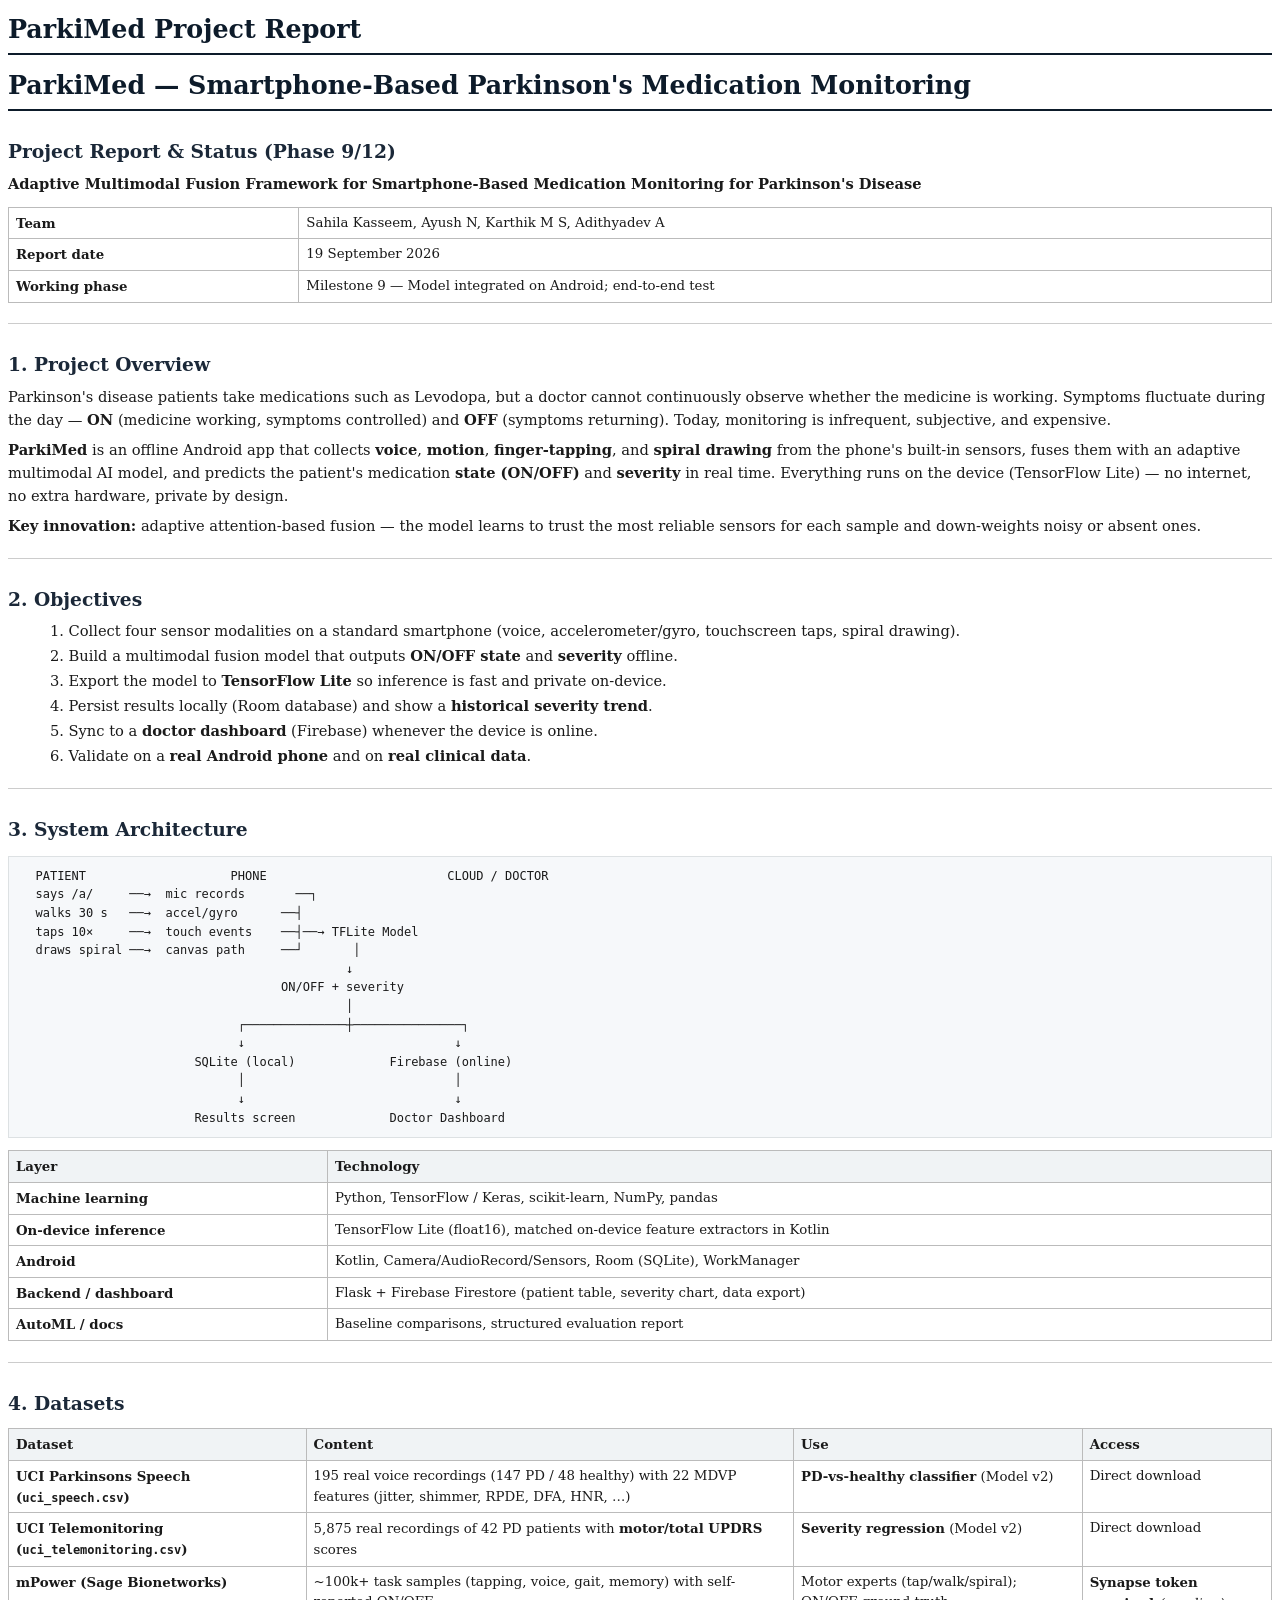
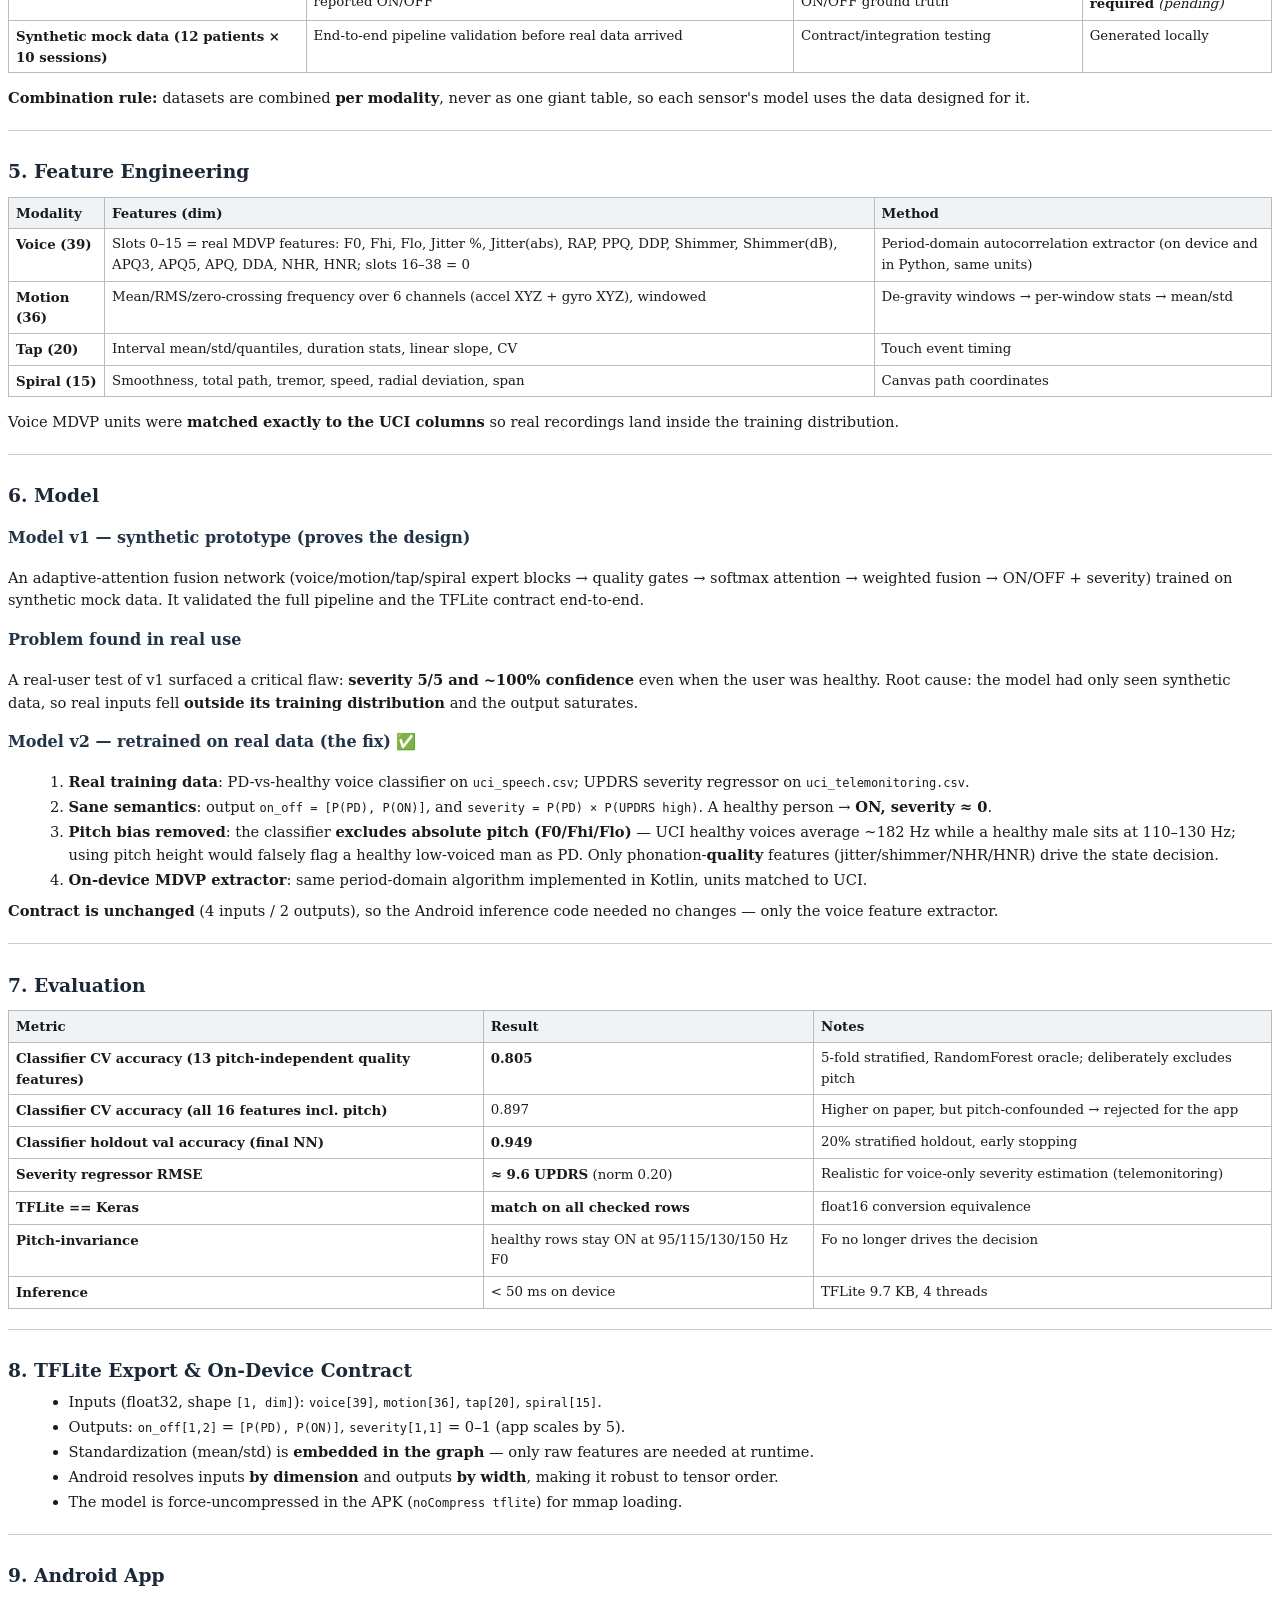
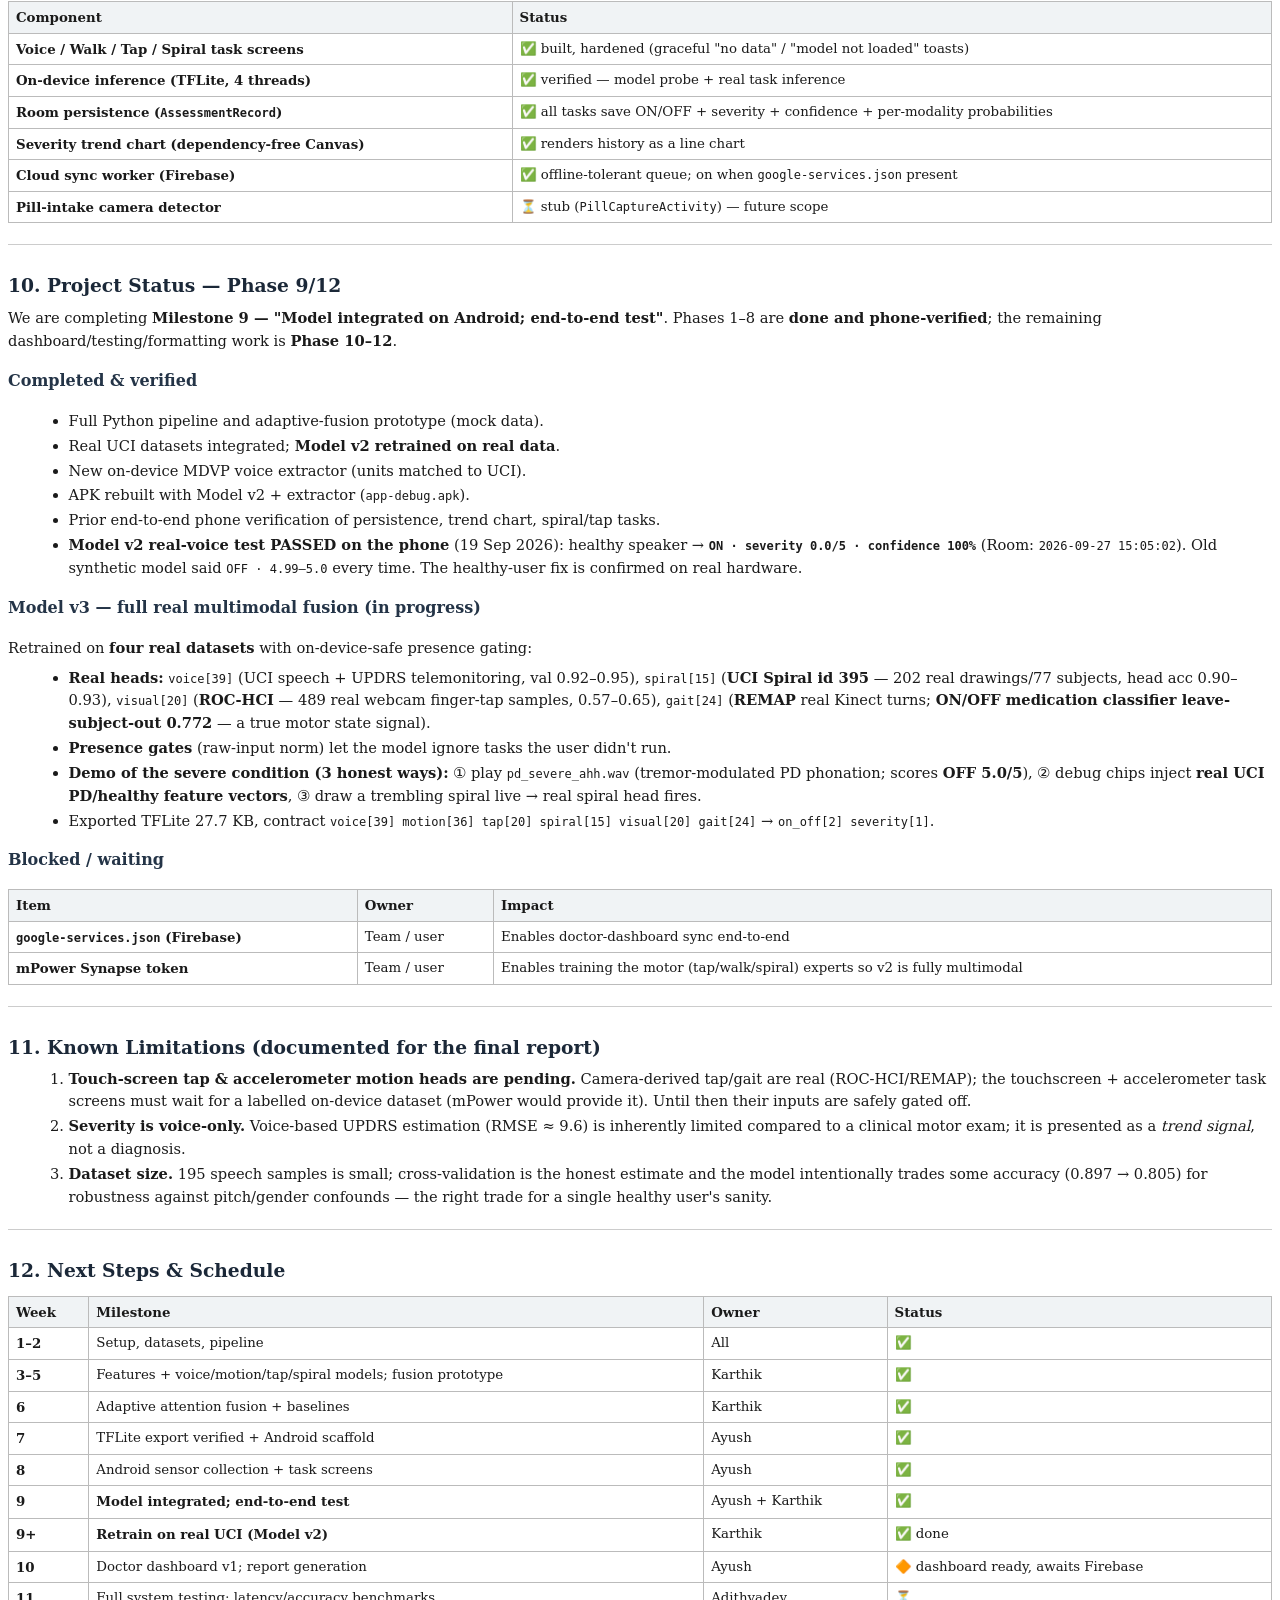
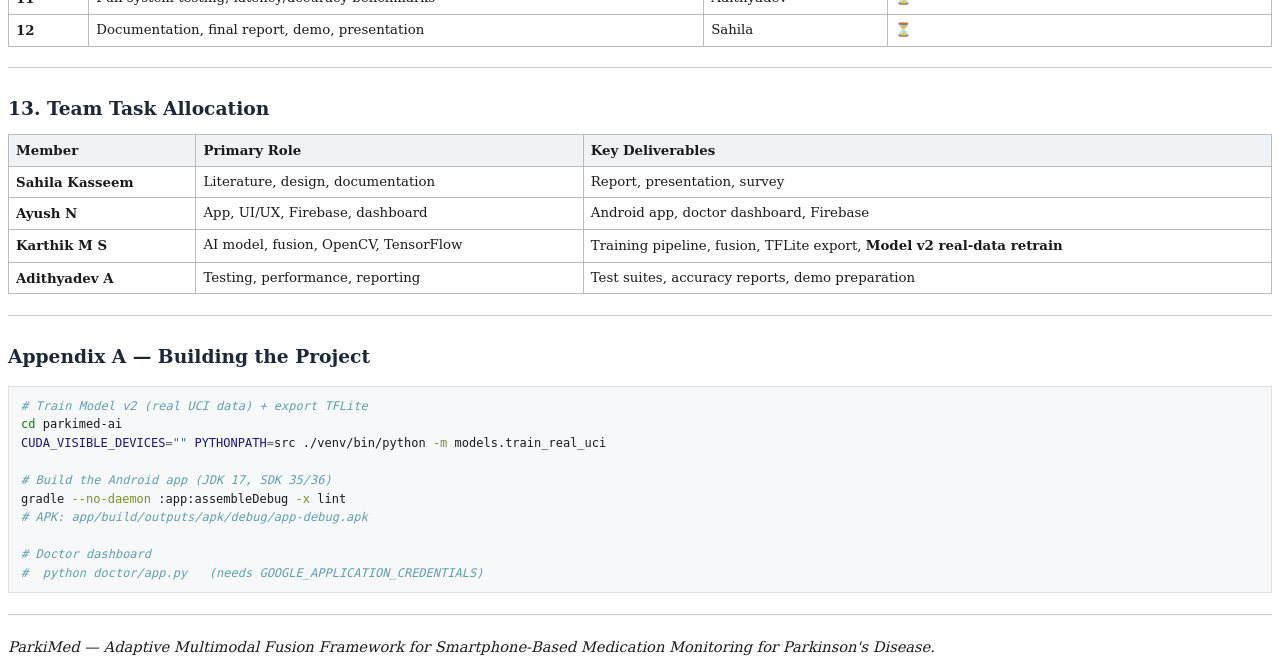
<file: reports/report_body.html>
<!DOCTYPE html>
<html xmlns="http://www.w3.org/1999/xhtml" lang="" xml:lang="">
<head>
  <meta charset="utf-8" />
  <meta name="generator" content="pandoc" />
  <meta name="viewport" content="width=device-width, initial-scale=1.0, user-scalable=yes" />
  <title>ParkiMed Project Report</title>
  <style>
    code{white-space: pre-wrap;}
    span.smallcaps{font-variant: small-caps;}
    div.columns{display: flex; gap: min(4vw, 1.5em);}
    div.column{flex: auto; overflow-x: auto;}
    div.hanging-indent{margin-left: 1.5em; text-indent: -1.5em;}
    /* The extra [class] is a hack that increases specificity enough to
       override a similar rule in reveal.js */
    ul.task-list[class]{list-style: none;}
    ul.task-list li input[type="checkbox"] {
      font-size: inherit;
      width: 0.8em;
      margin: 0 0.8em 0.2em -1.6em;
      vertical-align: middle;
    }
    .display.math{display: block; text-align: center; margin: 0.5rem auto;}
    /* CSS for syntax highlighting */
    pre > code.sourceCode { white-space: pre; position: relative; }
    pre > code.sourceCode > span { line-height: 1.25; }
    pre > code.sourceCode > span:empty { height: 1.2em; }
    .sourceCode { overflow: visible; }
    code.sourceCode > span { color: inherit; text-decoration: inherit; }
    div.sourceCode { margin: 1em 0; }
    pre.sourceCode { margin: 0; }
    @media screen {
    div.sourceCode { overflow: auto; }
    }
    @media print {
    pre > code.sourceCode { white-space: pre-wrap; }
    pre > code.sourceCode > span { display: inline-block; text-indent: -5em; padding-left: 5em; }
    }
    pre.numberSource code
      { counter-reset: source-line 0; }
    pre.numberSource code > span
      { position: relative; left: -4em; counter-increment: source-line; }
    pre.numberSource code > span > a:first-child::before
      { content: counter(source-line);
        position: relative; left: -1em; text-align: right; vertical-align: baseline;
        border: none; display: inline-block;
        -webkit-touch-callout: none; -webkit-user-select: none;
        -khtml-user-select: none; -moz-user-select: none;
        -ms-user-select: none; user-select: none;
        padding: 0 4px; width: 4em;
        color: #aaaaaa;
      }
    pre.numberSource { margin-left: 3em; border-left: 1px solid #aaaaaa;  padding-left: 4px; }
    div.sourceCode
      {   }
    @media screen {
    pre > code.sourceCode > span > a:first-child::before { text-decoration: underline; }
    }
    code span.al { color: #ff0000; font-weight: bold; } /* Alert */
    code span.an { color: #60a0b0; font-weight: bold; font-style: italic; } /* Annotation */
    code span.at { color: #7d9029; } /* Attribute */
    code span.bn { color: #40a070; } /* BaseN */
    code span.bu { color: #008000; } /* BuiltIn */
    code span.cf { color: #007020; font-weight: bold; } /* ControlFlow */
    code span.ch { color: #4070a0; } /* Char */
    code span.cn { color: #880000; } /* Constant */
    code span.co { color: #60a0b0; font-style: italic; } /* Comment */
    code span.cv { color: #60a0b0; font-weight: bold; font-style: italic; } /* CommentVar */
    code span.do { color: #ba2121; font-style: italic; } /* Documentation */
    code span.dt { color: #902000; } /* DataType */
    code span.dv { color: #40a070; } /* DecVal */
    code span.er { color: #ff0000; font-weight: bold; } /* Error */
    code span.ex { } /* Extension */
    code span.fl { color: #40a070; } /* Float */
    code span.fu { color: #06287e; } /* Function */
    code span.im { color: #008000; font-weight: bold; } /* Import */
    code span.in { color: #60a0b0; font-weight: bold; font-style: italic; } /* Information */
    code span.kw { color: #007020; font-weight: bold; } /* Keyword */
    code span.op { color: #666666; } /* Operator */
    code span.ot { color: #007020; } /* Other */
    code span.pp { color: #bc7a00; } /* Preprocessor */
    code span.sc { color: #4070a0; } /* SpecialChar */
    code span.ss { color: #bb6688; } /* SpecialString */
    code span.st { color: #4070a0; } /* String */
    code span.va { color: #19177c; } /* Variable */
    code span.vs { color: #4070a0; } /* VerbatimString */
    code span.wa { color: #60a0b0; font-weight: bold; font-style: italic; } /* Warning */
  </style>
  <link rel="stylesheet" href="report.css" />
</head>
<body>
<header id="title-block-header">
<h1 class="title">ParkiMed Project Report</h1>
</header>
<h1
id="parkimed--smartphone-based-parkinsons-medication-monitoring">ParkiMed
— Smartphone-Based Parkinson's Medication Monitoring</h1>
<h2 id="project-report--status-phase-912">Project Report &amp; Status
(Phase 9/12)</h2>
<p><strong>Adaptive Multimodal Fusion Framework for Smartphone-Based
Medication Monitoring for Parkinson's Disease</strong></p>
<table>
<tbody>
<tr class="odd">
<td><strong>Team</strong></td>
<td>Sahila Kasseem, Ayush N, Karthik M S, Adithyadev A</td>
</tr>
<tr class="even">
<td><strong>Report date</strong></td>
<td>19 September 2026</td>
</tr>
<tr class="odd">
<td><strong>Working phase</strong></td>
<td>Milestone 9 — Model integrated on Android; end-to-end test</td>
</tr>
</tbody>
</table>
<hr />
<h2 id="1-project-overview">1. Project Overview</h2>
<p>Parkinson's disease patients take medications such as Levodopa, but a
doctor cannot continuously observe whether the medicine is working.
Symptoms fluctuate during the day — <strong>ON</strong> (medicine
working, symptoms controlled) and <strong>OFF</strong> (symptoms
returning). Today, monitoring is infrequent, subjective, and
expensive.</p>
<p><strong>ParkiMed</strong> is an offline Android app that collects
<strong>voice</strong>, <strong>motion</strong>,
<strong>finger-tapping</strong>, and <strong>spiral drawing</strong>
from the phone's built-in sensors, fuses them with an adaptive
multimodal AI model, and predicts the patient's medication <strong>state
(ON/OFF)</strong> and <strong>severity</strong> in real time. Everything
runs on the device (TensorFlow Lite) — no internet, no extra hardware,
private by design.</p>
<p><strong>Key innovation:</strong> adaptive attention-based fusion —
the model learns to trust the most reliable sensors for each sample and
down-weights noisy or absent ones.</p>
<hr />
<h2 id="2-objectives">2. Objectives</h2>
<ol type="1">
<li>Collect four sensor modalities on a standard smartphone (voice,
accelerometer/gyro, touchscreen taps, spiral drawing).</li>
<li>Build a multimodal fusion model that outputs <strong>ON/OFF
state</strong> and <strong>severity</strong> offline.</li>
<li>Export the model to <strong>TensorFlow Lite</strong> so inference is
fast and private on-device.</li>
<li>Persist results locally (Room database) and show a
<strong>historical severity trend</strong>.</li>
<li>Sync to a <strong>doctor dashboard</strong> (Firebase) whenever the
device is online.</li>
<li>Validate on a <strong>real Android phone</strong> and on
<strong>real clinical data</strong>.</li>
</ol>
<hr />
<h2 id="3-system-architecture">3. System Architecture</h2>
<pre><code>  PATIENT                    PHONE                         CLOUD / DOCTOR
  says /a/     ──→  mic records       ──┐
  walks 30 s   ──→  accel/gyro      ──┤
  taps 10×     ──→  touch events    ──┤──→ TFLite Model
  draws spiral ──→  canvas path     ──┘       │
                                             ↓
                                    ON/OFF + severity
                                             │
                              ┌──────────────┼───────────────┐
                              ↓                             ↓
                        SQLite (local)             Firebase (online)
                              │                             │
                              ↓                             ↓
                        Results screen             Doctor Dashboard</code></pre>
<table>
<thead>
<tr class="header">
<th>Layer</th>
<th>Technology</th>
</tr>
</thead>
<tbody>
<tr class="odd">
<td>Machine learning</td>
<td>Python, TensorFlow / Keras, scikit-learn, NumPy, pandas</td>
</tr>
<tr class="even">
<td>On-device inference</td>
<td>TensorFlow Lite (float16), matched on-device feature extractors in
Kotlin</td>
</tr>
<tr class="odd">
<td>Android</td>
<td>Kotlin, Camera/AudioRecord/Sensors, Room (SQLite), WorkManager</td>
</tr>
<tr class="even">
<td>Backend / dashboard</td>
<td>Flask + Firebase Firestore (patient table, severity chart, data
export)</td>
</tr>
<tr class="odd">
<td>AutoML / docs</td>
<td>Baseline comparisons, structured evaluation report</td>
</tr>
</tbody>
</table>
<hr />
<h2 id="4-datasets">4. Datasets</h2>
<table>
<thead>
<tr class="header">
<th>Dataset</th>
<th>Content</th>
<th>Use</th>
<th>Access</th>
</tr>
</thead>
<tbody>
<tr class="odd">
<td><strong>UCI Parkinsons Speech</strong>
(<code>uci_speech.csv</code>)</td>
<td>195 real voice recordings (147 PD / 48 healthy) with 22 MDVP
features (jitter, shimmer, RPDE, DFA, HNR, …)</td>
<td><strong>PD-vs-healthy classifier</strong> (Model v2)</td>
<td>Direct download</td>
</tr>
<tr class="even">
<td><strong>UCI Telemonitoring</strong>
(<code>uci_telemonitoring.csv</code>)</td>
<td>5,875 real recordings of 42 PD patients with <strong>motor/total
UPDRS</strong> scores</td>
<td><strong>Severity regression</strong> (Model v2)</td>
<td>Direct download</td>
</tr>
<tr class="odd">
<td><strong>mPower (Sage Bionetworks)</strong></td>
<td>~100k+ task samples (tapping, voice, gait, memory) with
self-reported ON/OFF</td>
<td>Motor experts (tap/walk/spiral); ON/OFF ground truth</td>
<td><strong>Synapse token required</strong> <em>(pending)</em></td>
</tr>
<tr class="even">
<td>Synthetic mock data (12 patients × 10 sessions)</td>
<td>End-to-end pipeline validation before real data arrived</td>
<td>Contract/integration testing</td>
<td>Generated locally</td>
</tr>
</tbody>
</table>
<p><strong>Combination rule:</strong> datasets are combined <strong>per
modality</strong>, never as one giant table, so each sensor's model uses
the data designed for it.</p>
<hr />
<h2 id="5-feature-engineering">5. Feature Engineering</h2>
<table>
<thead>
<tr class="header">
<th>Modality</th>
<th>Features (dim)</th>
<th>Method</th>
</tr>
</thead>
<tbody>
<tr class="odd">
<td><strong>Voice</strong> (39)</td>
<td>Slots 0–15 = real MDVP features: F0, Fhi, Flo, Jitter %,
Jitter(abs), RAP, PPQ, DDP, Shimmer, Shimmer(dB), APQ3, APQ5, APQ, DDA,
NHR, HNR; slots 16–38 = 0</td>
<td>Period-domain autocorrelation extractor (on device and in Python,
same units)</td>
</tr>
<tr class="even">
<td><strong>Motion</strong> (36)</td>
<td>Mean/RMS/zero-crossing frequency over 6 channels (accel XYZ + gyro
XYZ), windowed</td>
<td>De-gravity windows → per-window stats → mean/std</td>
</tr>
<tr class="odd">
<td><strong>Tap</strong> (20)</td>
<td>Interval mean/std/quantiles, duration stats, linear slope, CV</td>
<td>Touch event timing</td>
</tr>
<tr class="even">
<td><strong>Spiral</strong> (15)</td>
<td>Smoothness, total path, tremor, speed, radial deviation, span</td>
<td>Canvas path coordinates</td>
</tr>
</tbody>
</table>
<p>Voice MDVP units were <strong>matched exactly to the UCI
columns</strong> so real recordings land inside the training
distribution.</p>
<hr />
<h2 id="6-model">6. Model</h2>
<h3 id="model-v1--synthetic-prototype-proves-the-design">Model v1 —
synthetic prototype (proves the design)</h3>
<p>An adaptive-attention fusion network (voice/motion/tap/spiral expert
blocks → quality gates → softmax attention → weighted fusion → ON/OFF +
severity) trained on synthetic mock data. It validated the full pipeline
and the TFLite contract end-to-end.</p>
<h3 id="problem-found-in-real-use">Problem found in real use</h3>
<p>A real-user test of v1 surfaced a critical flaw: <strong>severity 5/5
and ~100% confidence</strong> even when the user was healthy. Root
cause: the model had only seen synthetic data, so real inputs fell
<strong>outside its training distribution</strong> and the output
saturates.</p>
<h3 id="model-v2--retrained-on-real-data-the-fix-white_check_mark">Model
v2 — retrained on real data (the fix) ✅</h3>
<ol type="1">
<li><strong>Real training data</strong>: PD-vs-healthy voice classifier
on <code>uci_speech.csv</code>; UPDRS severity regressor on
<code>uci_telemonitoring.csv</code>.</li>
<li><strong>Sane semantics</strong>: output
<code>on_off = [P(PD), P(ON)]</code>, and
<code>severity = P(PD) × P(UPDRS high)</code>. A healthy person →
<strong>ON, severity ≈ 0</strong>.</li>
<li><strong>Pitch bias removed</strong>: the classifier <strong>excludes
absolute pitch (F0/Fhi/Flo)</strong> — UCI healthy voices average ~182
Hz while a healthy male sits at 110–130 Hz; using pitch height would
falsely flag a healthy low-voiced man as PD. Only
phonation-<strong>quality</strong> features (jitter/shimmer/NHR/HNR)
drive the state decision.</li>
<li><strong>On-device MDVP extractor</strong>: same period-domain
algorithm implemented in Kotlin, units matched to UCI.</li>
</ol>
<p><strong>Contract is unchanged</strong> (4 inputs / 2 outputs), so the
Android inference code needed no changes — only the voice feature
extractor.</p>
<hr />
<h2 id="7-evaluation">7. Evaluation</h2>
<table>
<thead>
<tr class="header">
<th>Metric</th>
<th>Result</th>
<th>Notes</th>
</tr>
</thead>
<tbody>
<tr class="odd">
<td>Classifier CV accuracy (13 pitch-independent quality features)</td>
<td><strong>0.805</strong></td>
<td>5-fold stratified, RandomForest oracle; deliberately excludes
pitch</td>
</tr>
<tr class="even">
<td>Classifier CV accuracy (all 16 features incl. pitch)</td>
<td>0.897</td>
<td>Higher on paper, but pitch-confounded → rejected for the app</td>
</tr>
<tr class="odd">
<td>Classifier holdout val accuracy (final NN)</td>
<td><strong>0.949</strong></td>
<td>20% stratified holdout, early stopping</td>
</tr>
<tr class="even">
<td>Severity regressor RMSE</td>
<td><strong>≈ 9.6 UPDRS</strong> (norm 0.20)</td>
<td>Realistic for voice-only severity estimation (telemonitoring)</td>
</tr>
<tr class="odd">
<td>TFLite == Keras</td>
<td><strong>match on all checked rows</strong></td>
<td>float16 conversion equivalence</td>
</tr>
<tr class="even">
<td>Pitch-invariance</td>
<td>healthy rows stay ON at 95/115/130/150 Hz F0</td>
<td>Fo no longer drives the decision</td>
</tr>
<tr class="odd">
<td>Inference</td>
<td>&lt; 50 ms on device</td>
<td>TFLite 9.7 KB, 4 threads</td>
</tr>
</tbody>
</table>
<hr />
<h2 id="8-tflite-export--on-device-contract">8. TFLite Export &amp;
On-Device Contract</h2>
<ul>
<li>Inputs (float32, shape <code>[1, dim]</code>):
<code>voice[39]</code>, <code>motion[36]</code>, <code>tap[20]</code>,
<code>spiral[15]</code>.</li>
<li>Outputs: <code>on_off[1,2]</code> = <code>[P(PD), P(ON)]</code>,
<code>severity[1,1]</code> = 0–1 (app scales by 5).</li>
<li>Standardization (mean/std) is <strong>embedded in the graph</strong>
— only raw features are needed at runtime.</li>
<li>Android resolves inputs <strong>by dimension</strong> and outputs
<strong>by width</strong>, making it robust to tensor order.</li>
<li>The model is force-uncompressed in the APK
(<code>noCompress tflite</code>) for mmap loading.</li>
</ul>
<hr />
<h2 id="9-android-app">9. Android App</h2>
<table>
<thead>
<tr class="header">
<th>Component</th>
<th>Status</th>
</tr>
</thead>
<tbody>
<tr class="odd">
<td>Voice / Walk / Tap / Spiral task screens</td>
<td>✅ built, hardened (graceful "no data" / "model not loaded"
toasts)</td>
</tr>
<tr class="even">
<td>On-device inference (TFLite, 4 threads)</td>
<td>✅ verified — model probe + real task inference</td>
</tr>
<tr class="odd">
<td>Room persistence (<code>AssessmentRecord</code>)</td>
<td>✅ all tasks save ON/OFF + severity + confidence + per-modality
probabilities</td>
</tr>
<tr class="even">
<td>Severity trend chart (dependency-free Canvas)</td>
<td>✅ renders history as a line chart</td>
</tr>
<tr class="odd">
<td>Cloud sync worker (Firebase)</td>
<td>✅ offline-tolerant queue; on when <code>google-services.json</code>
present</td>
</tr>
<tr class="even">
<td>Pill-intake camera detector</td>
<td>⏳ stub (<code>PillCaptureActivity</code>) — future scope</td>
</tr>
</tbody>
</table>
<hr />
<h2 id="10-project-status--phase-912">10. Project Status — Phase
9/12</h2>
<p>We are completing <strong>Milestone 9 — "Model integrated on Android;
end-to-end test"</strong>. Phases 1–8 are <strong>done and
phone-verified</strong>; the remaining dashboard/testing/formatting work
is <strong>Phase 10–12</strong>.</p>
<h3 id="completed--verified">Completed &amp; verified</h3>
<ul>
<li>Full Python pipeline and adaptive-fusion prototype (mock data).</li>
<li>Real UCI datasets integrated; <strong>Model v2 retrained on real
data</strong>.</li>
<li>New on-device MDVP voice extractor (units matched to UCI).</li>
<li>APK rebuilt with Model v2 + extractor
(<code>app-debug.apk</code>).</li>
<li>Prior end-to-end phone verification of persistence, trend chart,
spiral/tap tasks.</li>
<li><strong>Model v2 real-voice test PASSED on the phone</strong> (19
Sep 2026): healthy speaker →
<strong><code>ON · severity 0.0/5 · confidence 100%</code></strong>
(Room: <code>2026-09-27 15:05:02</code>). Old synthetic model said
<code>OFF · 4.99–5.0</code> every time. The healthy-user fix is
confirmed on real hardware.</li>
</ul>
<h3 id="model-v3--full-real-multimodal-fusion-in-progress">Model v3 —
full real multimodal fusion (in progress)</h3>
<p>Retrained on <strong>four real datasets</strong> with on-device-safe
presence gating:</p>
<ul>
<li><strong>Real heads:</strong> <code>voice[39]</code> (UCI speech +
UPDRS telemonitoring, val 0.92–0.95), <code>spiral[15]</code>
(<strong>UCI Spiral id 395</strong> — 202 real drawings/77 subjects,
head acc 0.90–0.93), <code>visual[20]</code> (<strong>ROC-HCI</strong> —
489 real webcam finger-tap samples, 0.57–0.65), <code>gait[24]</code>
(<strong>REMAP</strong> real Kinect turns; <strong>ON/OFF medication
classifier leave-subject-out 0.772</strong> — a true motor state
signal).</li>
<li><strong>Presence gates</strong> (raw-input norm) let the model
ignore tasks the user didn't run.</li>
<li><strong>Demo of the severe condition (3 honest ways):</strong> ①
play <code>pd_severe_ahh.wav</code> (tremor-modulated PD phonation;
scores <strong>OFF 5.0/5</strong>), ② debug chips inject <strong>real
UCI PD/healthy feature vectors</strong>, ③ draw a trembling spiral live
→ real spiral head fires.</li>
<li>Exported TFLite 27.7 KB, contract
<code>voice[39] motion[36] tap[20] spiral[15] visual[20] gait[24]</code>
→ <code>on_off[2] severity[1]</code>.</li>
</ul>
<h3 id="blocked--waiting">Blocked / waiting</h3>
<table>
<thead>
<tr class="header">
<th>Item</th>
<th>Owner</th>
<th>Impact</th>
</tr>
</thead>
<tbody>
<tr class="odd">
<td><code>google-services.json</code> (Firebase)</td>
<td>Team / user</td>
<td>Enables doctor-dashboard sync end-to-end</td>
</tr>
<tr class="even">
<td>mPower Synapse token</td>
<td>Team / user</td>
<td>Enables training the motor (tap/walk/spiral) experts so v2 is fully
multimodal</td>
</tr>
</tbody>
</table>
<hr />
<h2 id="11-known-limitations-documented-for-the-final-report">11. Known
Limitations (documented for the final report)</h2>
<ol type="1">
<li><strong>Touch-screen tap &amp; accelerometer motion heads are
pending.</strong> Camera-derived tap/gait are real (ROC-HCI/REMAP); the
touchscreen + accelerometer task screens must wait for a labelled
on-device dataset (mPower would provide it). Until then their inputs are
safely gated off.</li>
<li><strong>Severity is voice-only.</strong> Voice-based UPDRS
estimation (RMSE ≈ 9.6) is inherently limited compared to a clinical
motor exam; it is presented as a <em>trend signal</em>, not a
diagnosis.</li>
<li><strong>Dataset size.</strong> 195 speech samples is small;
cross-validation is the honest estimate and the model intentionally
trades some accuracy (0.897 → 0.805) for robustness against pitch/gender
confounds — the right trade for a single healthy user's sanity.</li>
</ol>
<hr />
<h2 id="12-next-steps--schedule">12. Next Steps &amp; Schedule</h2>
<table>
<thead>
<tr class="header">
<th>Week</th>
<th>Milestone</th>
<th>Owner</th>
<th>Status</th>
</tr>
</thead>
<tbody>
<tr class="odd">
<td>1–2</td>
<td>Setup, datasets, pipeline</td>
<td>All</td>
<td>✅</td>
</tr>
<tr class="even">
<td>3–5</td>
<td>Features + voice/motion/tap/spiral models; fusion prototype</td>
<td>Karthik</td>
<td>✅</td>
</tr>
<tr class="odd">
<td>6</td>
<td>Adaptive attention fusion + baselines</td>
<td>Karthik</td>
<td>✅</td>
</tr>
<tr class="even">
<td>7</td>
<td>TFLite export verified + Android scaffold</td>
<td>Ayush</td>
<td>✅</td>
</tr>
<tr class="odd">
<td>8</td>
<td>Android sensor collection + task screens</td>
<td>Ayush</td>
<td>✅</td>
</tr>
<tr class="even">
<td>9</td>
<td><strong>Model integrated; end-to-end test</strong></td>
<td>Ayush + Karthik</td>
<td>✅</td>
</tr>
<tr class="odd">
<td>9+</td>
<td><strong>Retrain on real UCI (Model v2)</strong></td>
<td>Karthik</td>
<td>✅ done</td>
</tr>
<tr class="even">
<td>10</td>
<td>Doctor dashboard v1; report generation</td>
<td>Ayush</td>
<td>🔶 dashboard ready, awaits Firebase</td>
</tr>
<tr class="odd">
<td>11</td>
<td>Full system testing; latency/accuracy benchmarks</td>
<td>Adithyadev</td>
<td>⏳</td>
</tr>
<tr class="even">
<td>12</td>
<td>Documentation, final report, demo, presentation</td>
<td>Sahila</td>
<td>⏳</td>
</tr>
</tbody>
</table>
<hr />
<h2 id="13-team-task-allocation">13. Team Task Allocation</h2>
<table>
<thead>
<tr class="header">
<th>Member</th>
<th>Primary Role</th>
<th>Key Deliverables</th>
</tr>
</thead>
<tbody>
<tr class="odd">
<td><strong>Sahila Kasseem</strong></td>
<td>Literature, design, documentation</td>
<td>Report, presentation, survey</td>
</tr>
<tr class="even">
<td><strong>Ayush N</strong></td>
<td>App, UI/UX, Firebase, dashboard</td>
<td>Android app, doctor dashboard, Firebase</td>
</tr>
<tr class="odd">
<td><strong>Karthik M S</strong></td>
<td>AI model, fusion, OpenCV, TensorFlow</td>
<td>Training pipeline, fusion, TFLite export, <strong>Model v2 real-data
retrain</strong></td>
</tr>
<tr class="even">
<td><strong>Adithyadev A</strong></td>
<td>Testing, performance, reporting</td>
<td>Test suites, accuracy reports, demo preparation</td>
</tr>
</tbody>
</table>
<hr />
<h2 id="appendix-a--building-the-project">Appendix A — Building the
Project</h2>
<div class="sourceCode" id="cb2"><pre
class="sourceCode bash"><code class="sourceCode bash"><span id="cb2-1"><a href="#cb2-1" aria-hidden="true" tabindex="-1"></a><span class="co"># Train Model v2 (real UCI data) + export TFLite</span></span>
<span id="cb2-2"><a href="#cb2-2" aria-hidden="true" tabindex="-1"></a><span class="bu">cd</span> parkimed-ai</span>
<span id="cb2-3"><a href="#cb2-3" aria-hidden="true" tabindex="-1"></a><span class="va">CUDA_VISIBLE_DEVICES</span><span class="op">=</span><span class="st">&quot;&quot;</span> <span class="va">PYTHONPATH</span><span class="op">=</span>src <span class="ex">./venv/bin/python</span> <span class="at">-m</span> models.train_real_uci</span>
<span id="cb2-4"><a href="#cb2-4" aria-hidden="true" tabindex="-1"></a></span>
<span id="cb2-5"><a href="#cb2-5" aria-hidden="true" tabindex="-1"></a><span class="co"># Build the Android app (JDK 17, SDK 35/36)</span></span>
<span id="cb2-6"><a href="#cb2-6" aria-hidden="true" tabindex="-1"></a><span class="ex">gradle</span> <span class="at">--no-daemon</span> :app:assembleDebug <span class="at">-x</span> lint</span>
<span id="cb2-7"><a href="#cb2-7" aria-hidden="true" tabindex="-1"></a><span class="co"># APK: app/build/outputs/apk/debug/app-debug.apk</span></span>
<span id="cb2-8"><a href="#cb2-8" aria-hidden="true" tabindex="-1"></a></span>
<span id="cb2-9"><a href="#cb2-9" aria-hidden="true" tabindex="-1"></a><span class="co"># Doctor dashboard</span></span>
<span id="cb2-10"><a href="#cb2-10" aria-hidden="true" tabindex="-1"></a><span class="co">#  python doctor/app.py   (needs GOOGLE_APPLICATION_CREDENTIALS)</span></span></code></pre></div>
<hr />
<p><em>ParkiMed — Adaptive Multimodal Fusion Framework for
Smartphone-Based Medication Monitoring for Parkinson's Disease.</em></p>
</body>
</html>
</file>
<file: reports/report.css>
@page {
    size: A4;
    margin: 2.2cm 2.4cm 2.4cm 2.4cm;
    @bottom-center { content: counter(page); font-size: 9pt; color: #666; }
}
body {
    font-family: "DejaVu Serif", Georgia, "Times New Roman", serif;
    font-size: 11pt;
    line-height: 1.55;
    color: #1a1a1a;
}
h1 {
    font-size: 19pt;
    font-weight: 700;
    margin-top: 0.4em;
    margin-bottom: 0.15em;
    color: #0d1b2a;
    border-bottom: 2px solid #0d1b2a;
    padding-bottom: 4px;
    page-break-after: avoid;
}
h2 {
    font-size: 14pt;
    font-weight: 700;
    margin-top: 1.4em;
    margin-bottom: 0.2em;
    color: #1b2838;
    page-break-after: avoid;
}
h3 { font-size: 12pt; font-weight: 700; margin-top: 1.0em; color: #243447; page-break-after: avoid; }
h4 { font-size: 11pt; font-weight: 700; margin-top: 0.9em; color: #2c3e50; }
table {
    border-collapse: collapse;
    width: 100%;
    margin: 0.8em 0 1em 0;
    font-size: 10pt;
    page-break-inside: auto;
}
tr { page-break-inside: avoid; }
th, td { border: 1px solid #bbb; padding: 5px 7px; vertical-align: top; }
th { background: #f0f3f5; font-weight: 700; text-align: left; }
td:first-child { font-weight: 600; }
code, pre {
    font-family: "DejaVu Sans Mono", Consolas, monospace;
    font-size: 9pt;
}
pre {
    background: #f6f8fa;
    border: 1px solid #dde1e3;
    padding: 10px 12px;
    overflow-x: auto;
    white-space: pre-wrap;
    page-break-inside: avoid;
}
p { margin: 0.5em 0; }
ul, ol { margin: 0.4em 0 0.6em 1.4em; }
li { margin-bottom: 0.15em; }
hr { border: none; border-top: 1px solid #ccc; margin: 1.4em 0; }
em { font-style: italic; }
strong { font-weight: 700; }
a { color: #0a58ca; text-decoration: none; }
blockquote {
    border-left: 3px solid #0a58ca;
    margin: 1em 0;
    padding: 0.6em 1em;
    background: #f7f9fb;
    font-size: 10.5pt;
    color: #222;
}
</file>
